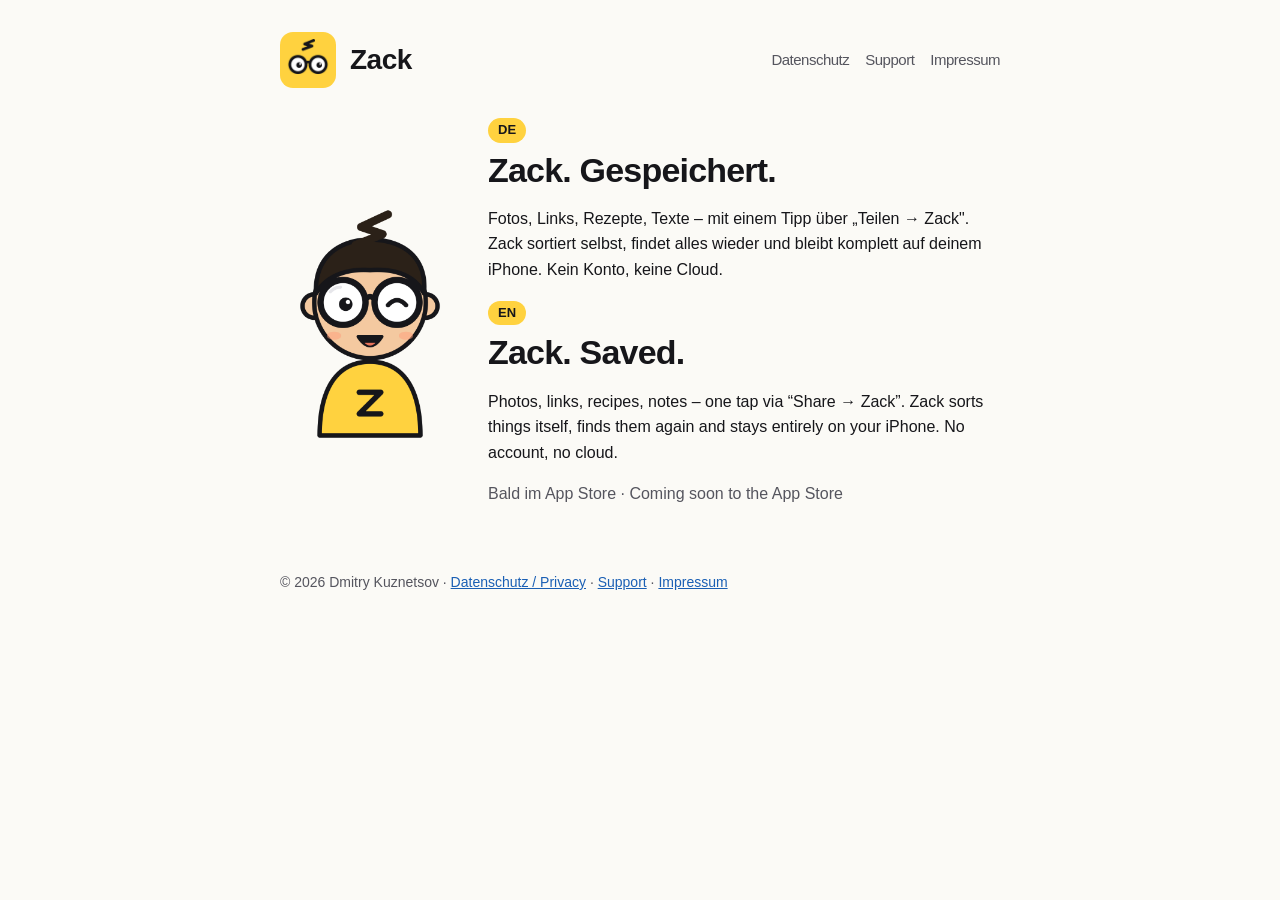
<file: index.html>
<!DOCTYPE html>
<html lang="de">
<head>
<meta charset="utf-8">
<meta name="viewport" content="width=device-width, initial-scale=1">
<title>Zack – Speichern. Alles mit einem Tipp.</title>
<meta name="description" content="Zack speichert Fotos, Links, Rezepte und Texte mit einem Tipp und sortiert selbst. Ohne Konto, alles bleibt auf deinem iPhone.">
<link rel="icon" href="icon.png">
<link rel="stylesheet" href="style.css">
</head>
<body>
<div class="wrap">
<header>
  <img src="icon.png" alt="Zack App-Symbol">
  <a href="./">Zack</a>
  <nav><a href="privacy.html">Datenschutz</a><a href="support.html">Support</a><a href="impressum.html">Impressum</a></nav>
</header>

<div class="hero">
  <img src="zack.png" alt="Zack, das Maskottchen mit großer Brille">
  <div>
    <span class="lang">DE</span>
    <h1>Zack. Gespeichert.</h1>
    <p>Fotos, Links, Rezepte, Texte – mit einem Tipp über „Teilen → Zack". Zack sortiert selbst, findet alles wieder und bleibt komplett auf deinem iPhone. Kein Konto, keine Cloud.</p>
    <span class="lang">EN</span>
    <h1>Zack. Saved.</h1>
    <p>Photos, links, recipes, notes – one tap via “Share → Zack”. Zack sorts things itself, finds them again and stays entirely on your iPhone. No account, no cloud.</p>
    <p class="muted">Bald im App Store · Coming soon to the App Store</p>
  </div>
</div>

<footer>© 2026 Dmitry Kuznetsov · <a href="privacy.html">Datenschutz / Privacy</a> · <a href="support.html">Support</a> · <a href="impressum.html">Impressum</a></footer>
</div>
</body>
</html>
</file>
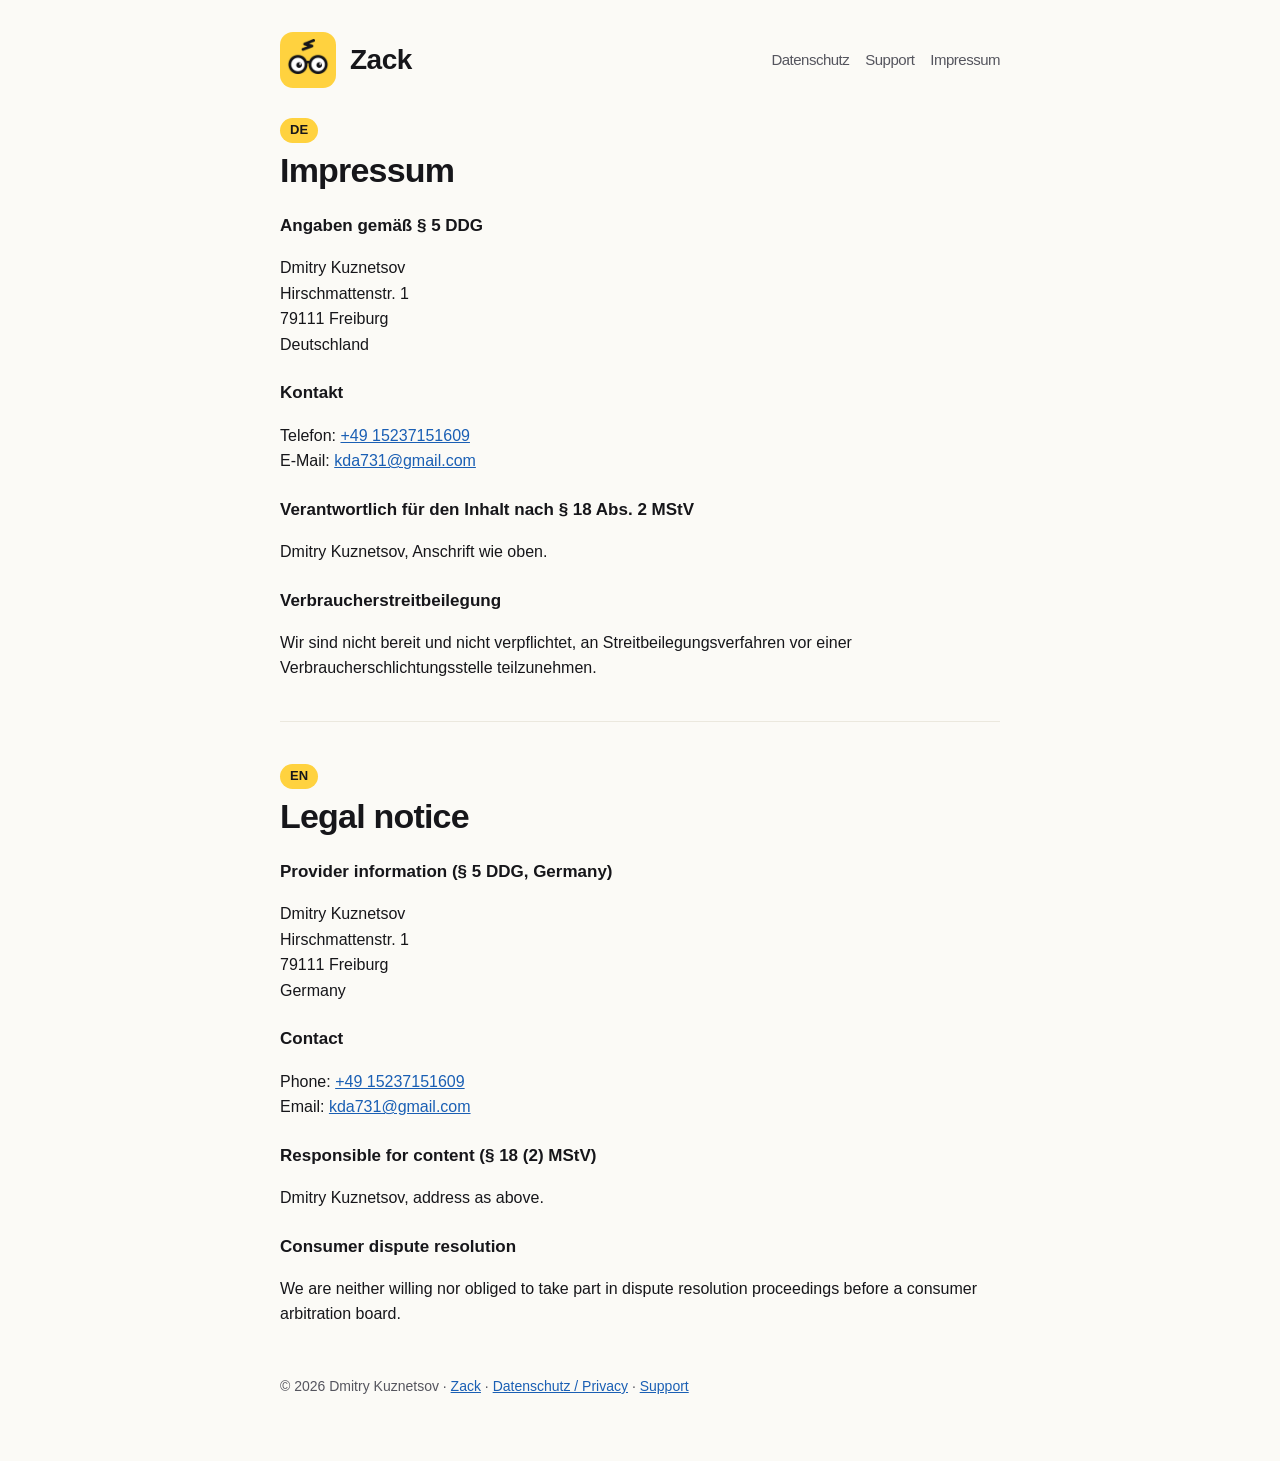
<file: impressum.html>
<!DOCTYPE html>
<html lang="de">
<head>
<meta charset="utf-8">
<meta name="viewport" content="width=device-width, initial-scale=1">
<title>Zack – Impressum</title>
<link rel="icon" href="icon.png">
<link rel="stylesheet" href="style.css">
</head>
<body>
<div class="wrap">
<header>
  <img src="icon.png" alt="Zack App-Symbol">
  <a href="./">Zack</a>
  <nav><a href="privacy.html">Datenschutz</a><a href="support.html">Support</a><a href="impressum.html">Impressum</a></nav>
</header>

<span class="lang">DE</span>
<h1>Impressum</h1>
<h3>Angaben gemäß § 5 DDG</h3>
<p>Dmitry Kuznetsov<br>
Hirschmattenstr. 1<br>
79111 Freiburg<br>
Deutschland</p>

<h3>Kontakt</h3>
<p>Telefon: <a href="tel:+4915237151609">+49 15237151609</a><br>
E-Mail: <a href="mailto:kda731@gmail.com">kda731@gmail.com</a></p>

<h3>Verantwortlich für den Inhalt nach § 18 Abs. 2 MStV</h3>
<p>Dmitry Kuznetsov, Anschrift wie oben.</p>

<h3>Verbraucherstreitbeilegung</h3>
<p>Wir sind nicht bereit und nicht verpflichtet, an Streitbeilegungsverfahren vor einer Verbraucherschlichtungsstelle teilzunehmen.</p>

<hr>

<span class="lang">EN</span>
<h1>Legal notice</h1>
<h3>Provider information (§ 5 DDG, Germany)</h3>
<p>Dmitry Kuznetsov<br>
Hirschmattenstr. 1<br>
79111 Freiburg<br>
Germany</p>

<h3>Contact</h3>
<p>Phone: <a href="tel:+4915237151609">+49 15237151609</a><br>
Email: <a href="mailto:kda731@gmail.com">kda731@gmail.com</a></p>

<h3>Responsible for content (§ 18 (2) MStV)</h3>
<p>Dmitry Kuznetsov, address as above.</p>

<h3>Consumer dispute resolution</h3>
<p>We are neither willing nor obliged to take part in dispute resolution proceedings before a consumer arbitration board.</p>

<footer>© 2026 Dmitry Kuznetsov · <a href="./">Zack</a> · <a href="privacy.html">Datenschutz / Privacy</a> · <a href="support.html">Support</a></footer>
</div>
</body>
</html>
</file>
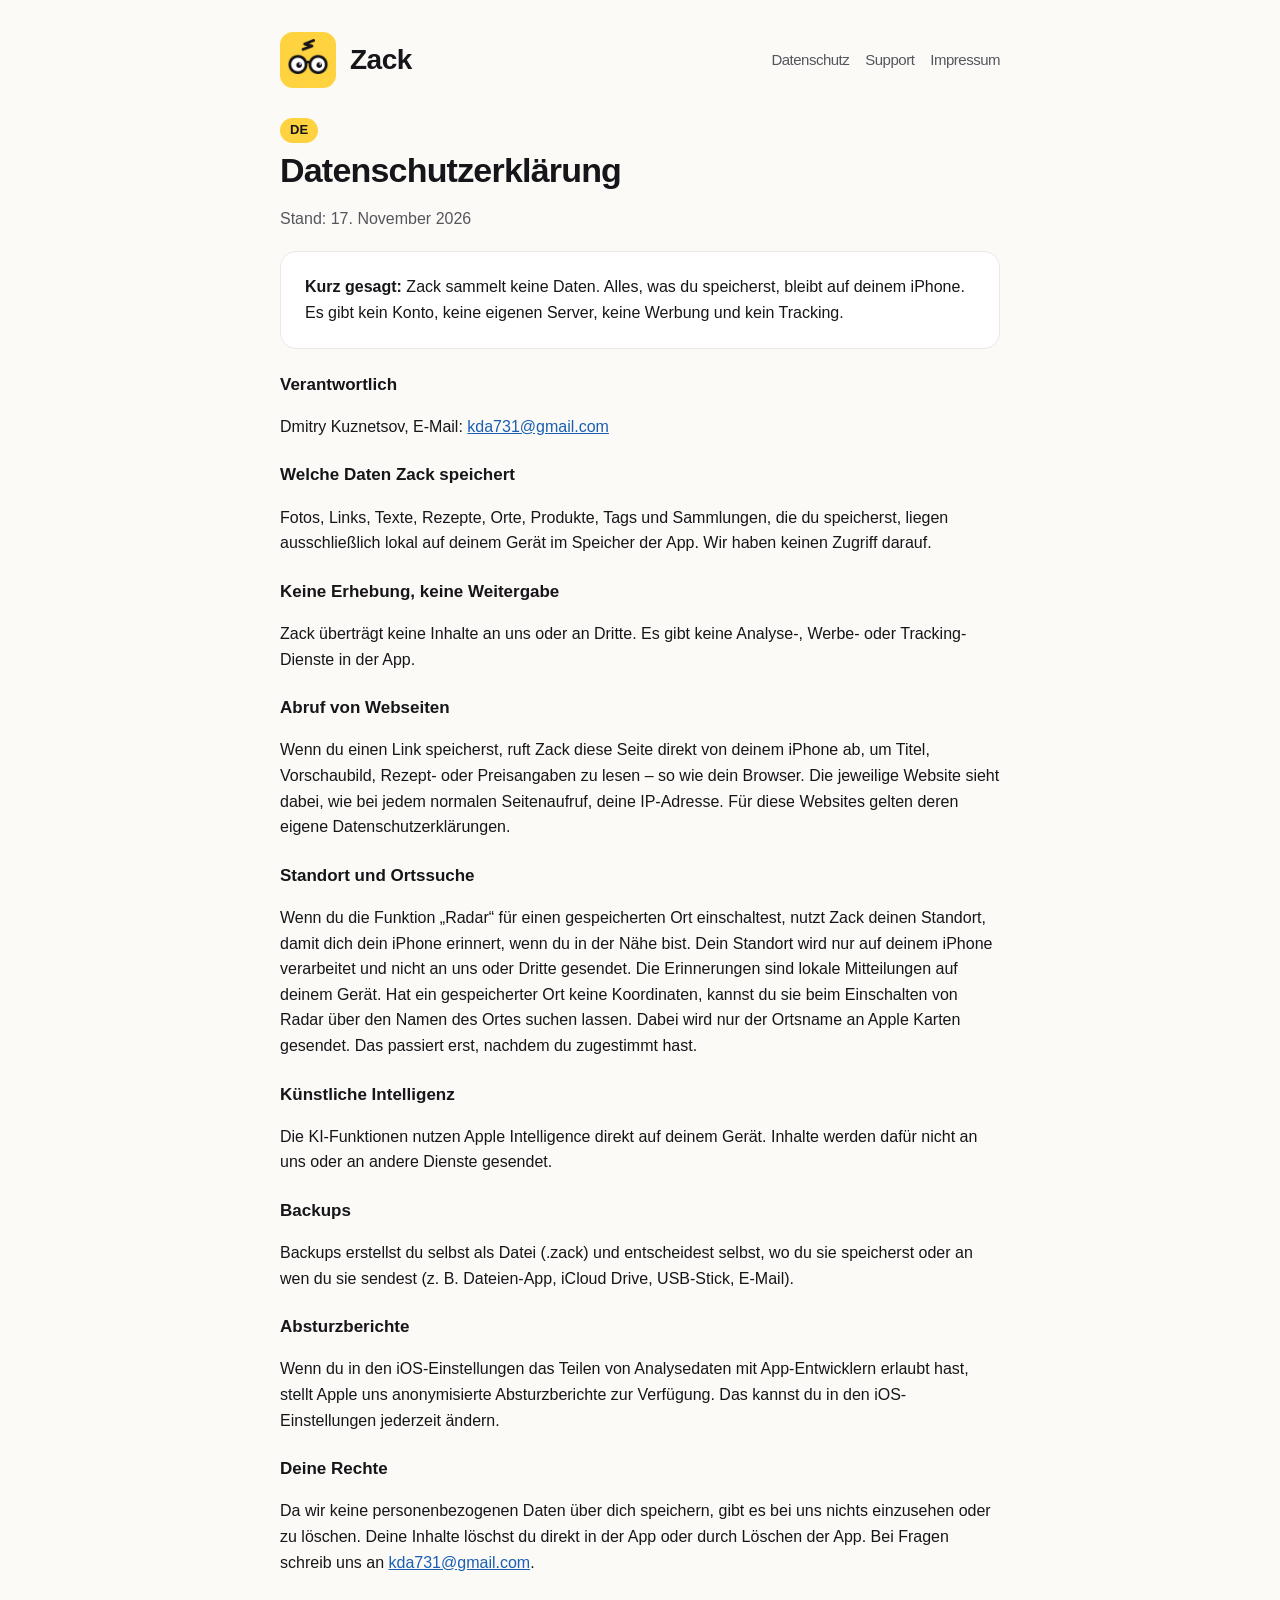
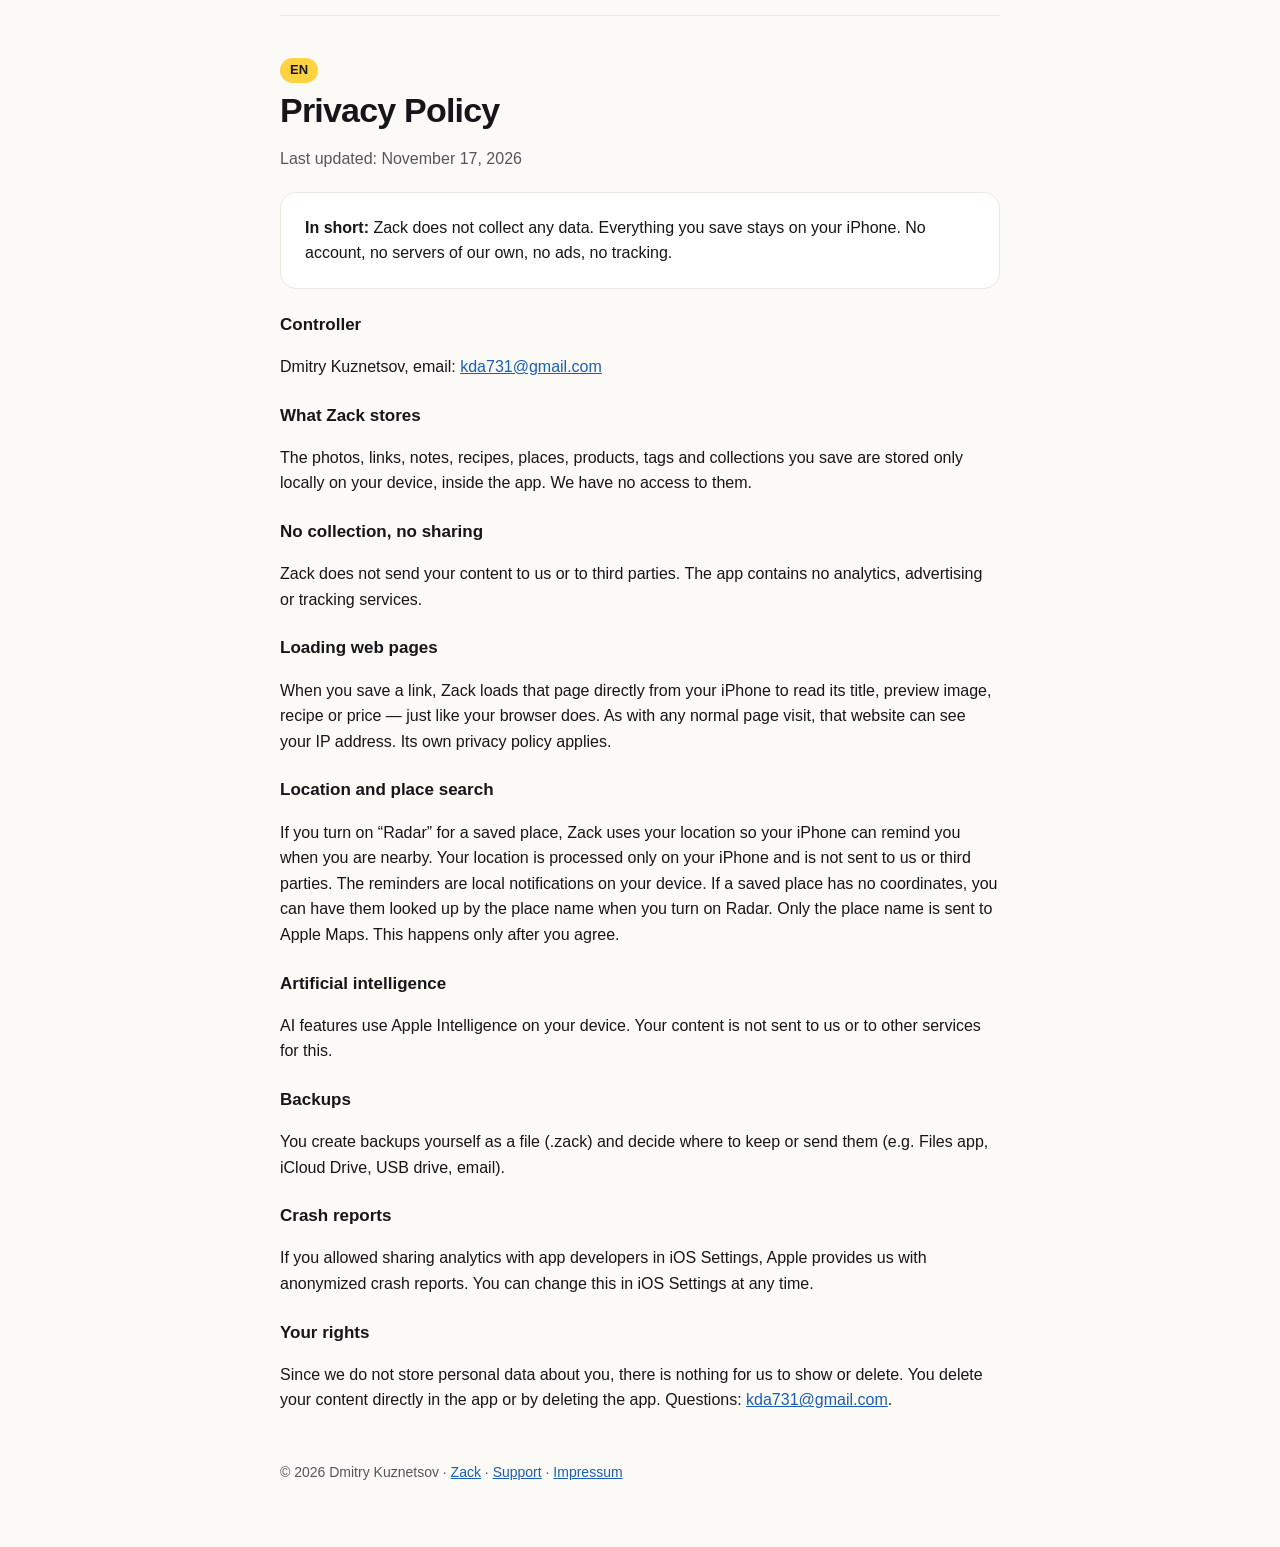
<file: privacy.html>
<!DOCTYPE html>
<html lang="de">
<head>
<meta charset="utf-8">
<meta name="viewport" content="width=device-width, initial-scale=1">
<title>Zack – Datenschutz / Privacy Policy</title>
<link rel="icon" href="icon.png">
<link rel="stylesheet" href="style.css">
</head>
<body>
<div class="wrap">
<header>
  <img src="icon.png" alt="Zack App-Symbol">
  <a href="./">Zack</a>
  <nav><a href="privacy.html">Datenschutz</a><a href="support.html">Support</a><a href="impressum.html">Impressum</a></nav>
</header>

<span class="lang">DE</span>
<h1>Datenschutzerklärung</h1>
<p class="muted">Stand: 17. November 2026</p>

<div class="card"><strong>Kurz gesagt:</strong> Zack sammelt keine Daten. Alles, was du speicherst, bleibt auf deinem iPhone. Es gibt kein Konto, keine eigenen Server, keine Werbung und kein Tracking.</div>

<h3>Verantwortlich</h3>
<p>Dmitry Kuznetsov, E-Mail: <a href="mailto:kda731@gmail.com">kda731@gmail.com</a></p>

<h3>Welche Daten Zack speichert</h3>
<p>Fotos, Links, Texte, Rezepte, Orte, Produkte, Tags und Sammlungen, die du speicherst, liegen ausschließlich lokal auf deinem Gerät im Speicher der App. Wir haben keinen Zugriff darauf.</p>

<h3>Keine Erhebung, keine Weitergabe</h3>
<p>Zack überträgt keine Inhalte an uns oder an Dritte. Es gibt keine Analyse-, Werbe- oder Tracking-Dienste in der App.</p>

<h3>Abruf von Webseiten</h3>
<p>Wenn du einen Link speicherst, ruft Zack diese Seite direkt von deinem iPhone ab, um Titel, Vorschaubild, Rezept- oder Preisangaben zu lesen – so wie dein Browser. Die jeweilige Website sieht dabei, wie bei jedem normalen Seitenaufruf, deine IP-Adresse. Für diese Websites gelten deren eigene Datenschutzerklärungen.</p>

<h3>Standort und Ortssuche</h3>
<p>Wenn du die Funktion „Radar“ für einen gespeicherten Ort einschaltest, nutzt Zack deinen Standort, damit dich dein iPhone erinnert, wenn du in der Nähe bist. Dein Standort wird nur auf deinem iPhone verarbeitet und nicht an uns oder Dritte gesendet. Die Erinnerungen sind lokale Mitteilungen auf deinem Gerät. Hat ein gespeicherter Ort keine Koordinaten, kannst du sie beim Einschalten von Radar über den Namen des Ortes suchen lassen. Dabei wird nur der Ortsname an Apple Karten gesendet. Das passiert erst, nachdem du zugestimmt hast.</p>

<h3>Künstliche Intelligenz</h3>
<p>Die KI-Funktionen nutzen Apple Intelligence direkt auf deinem Gerät. Inhalte werden dafür nicht an uns oder an andere Dienste gesendet.</p>

<h3>Backups</h3>
<p>Backups erstellst du selbst als Datei (.zack) und entscheidest selbst, wo du sie speicherst oder an wen du sie sendest (z. B. Dateien-App, iCloud Drive, USB-Stick, E-Mail).</p>

<h3>Absturzberichte</h3>
<p>Wenn du in den iOS-Einstellungen das Teilen von Analysedaten mit App-Entwicklern erlaubt hast, stellt Apple uns anonymisierte Absturzberichte zur Verfügung. Das kannst du in den iOS-Einstellungen jederzeit ändern.</p>

<h3>Deine Rechte</h3>
<p>Da wir keine personenbezogenen Daten über dich speichern, gibt es bei uns nichts einzusehen oder zu löschen. Deine Inhalte löschst du direkt in der App oder durch Löschen der App. Bei Fragen schreib uns an <a href="mailto:kda731@gmail.com">kda731@gmail.com</a>.</p>

<hr>

<span class="lang">EN</span>
<h1>Privacy Policy</h1>
<p class="muted">Last updated: November 17, 2026</p>

<div class="card"><strong>In short:</strong> Zack does not collect any data. Everything you save stays on your iPhone. No account, no servers of our own, no ads, no tracking.</div>

<h3>Controller</h3>
<p>Dmitry Kuznetsov, email: <a href="mailto:kda731@gmail.com">kda731@gmail.com</a></p>

<h3>What Zack stores</h3>
<p>The photos, links, notes, recipes, places, products, tags and collections you save are stored only locally on your device, inside the app. We have no access to them.</p>

<h3>No collection, no sharing</h3>
<p>Zack does not send your content to us or to third parties. The app contains no analytics, advertising or tracking services.</p>

<h3>Loading web pages</h3>
<p>When you save a link, Zack loads that page directly from your iPhone to read its title, preview image, recipe or price — just like your browser does. As with any normal page visit, that website can see your IP address. Its own privacy policy applies.</p>

<h3>Location and place search</h3>
<p>If you turn on “Radar” for a saved place, Zack uses your location so your iPhone can remind you when you are nearby. Your location is processed only on your iPhone and is not sent to us or third parties. The reminders are local notifications on your device. If a saved place has no coordinates, you can have them looked up by the place name when you turn on Radar. Only the place name is sent to Apple Maps. This happens only after you agree.</p>

<h3>Artificial intelligence</h3>
<p>AI features use Apple Intelligence on your device. Your content is not sent to us or to other services for this.</p>

<h3>Backups</h3>
<p>You create backups yourself as a file (.zack) and decide where to keep or send them (e.g. Files app, iCloud Drive, USB drive, email).</p>

<h3>Crash reports</h3>
<p>If you allowed sharing analytics with app developers in iOS Settings, Apple provides us with anonymized crash reports. You can change this in iOS Settings at any time.</p>

<h3>Your rights</h3>
<p>Since we do not store personal data about you, there is nothing for us to show or delete. You delete your content directly in the app or by deleting the app. Questions: <a href="mailto:kda731@gmail.com">kda731@gmail.com</a>.</p>

<footer>© 2026 Dmitry Kuznetsov · <a href="./">Zack</a> · <a href="support.html">Support</a> · <a href="impressum.html">Impressum</a></footer>
</div>
</body>
</html>
</file>
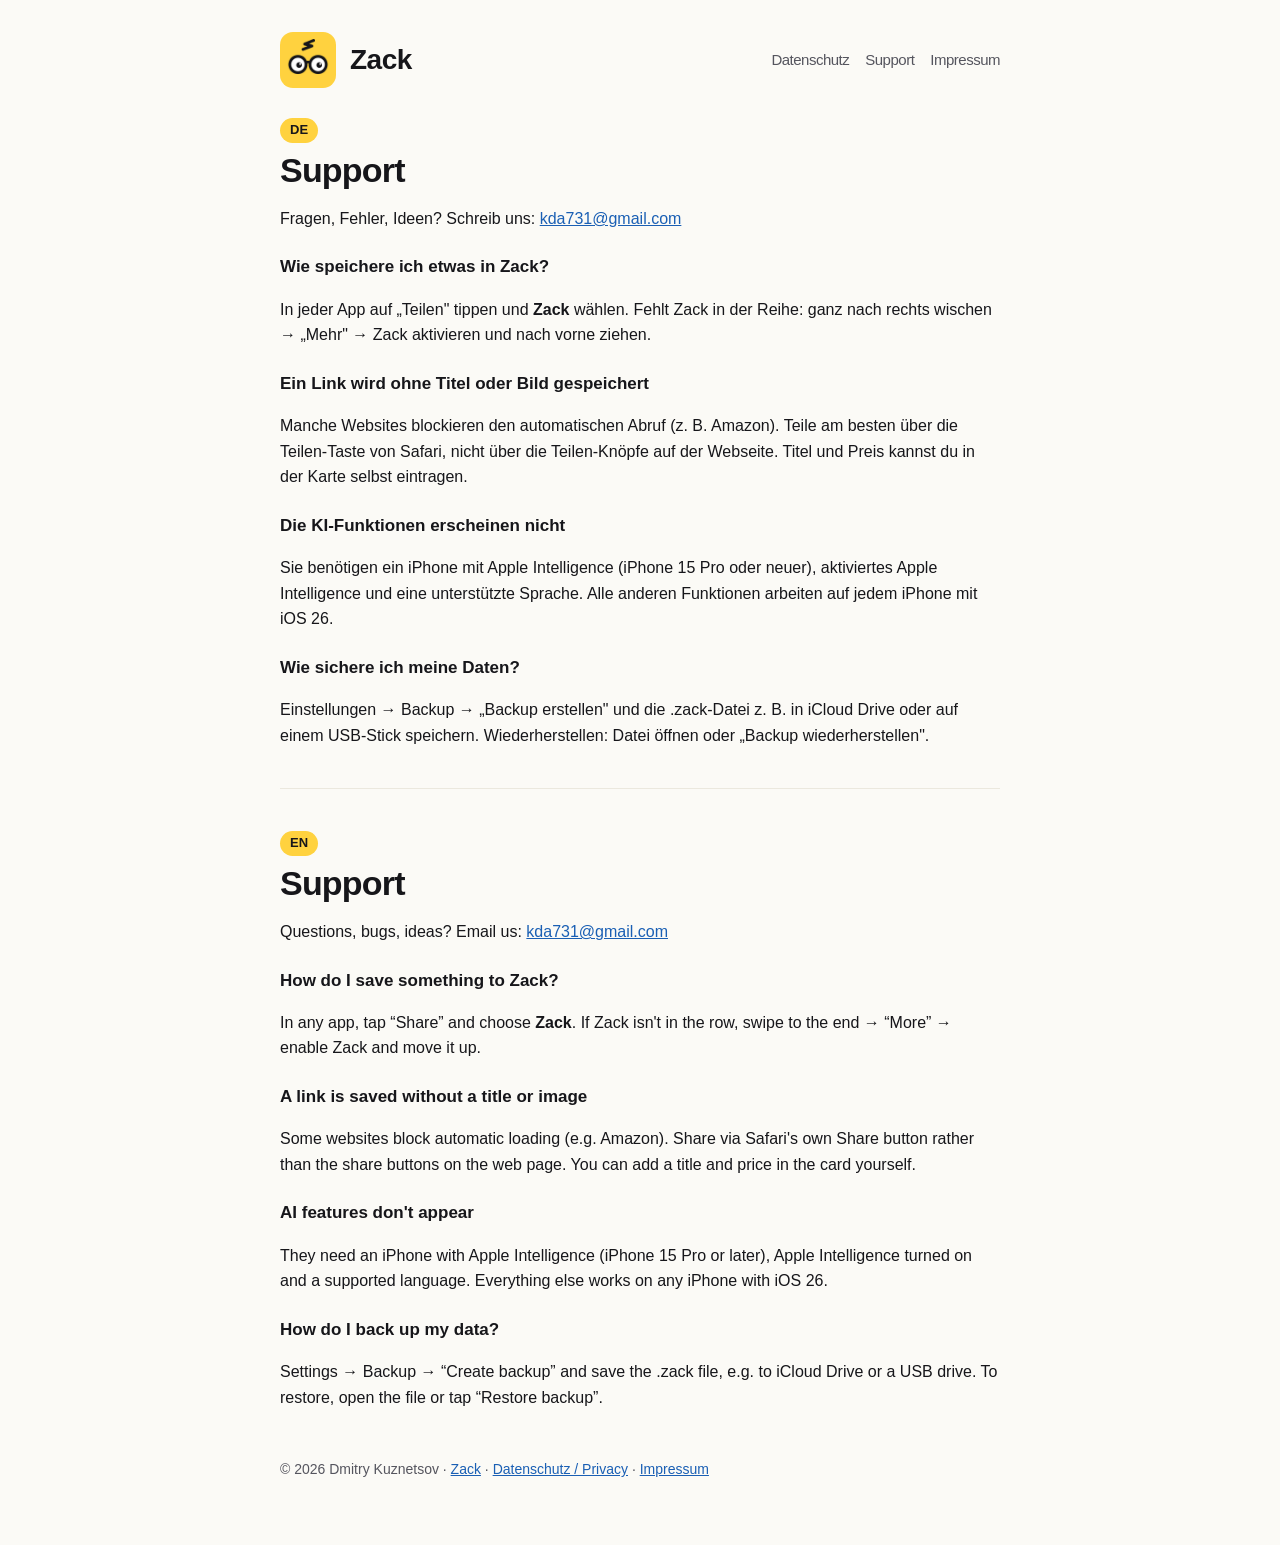
<file: support.html>
<!DOCTYPE html>
<html lang="de">
<head>
<meta charset="utf-8">
<meta name="viewport" content="width=device-width, initial-scale=1">
<title>Zack – Support</title>
<link rel="icon" href="icon.png">
<link rel="stylesheet" href="style.css">
</head>
<body>
<div class="wrap">
<header>
  <img src="icon.png" alt="Zack App-Symbol">
  <a href="./">Zack</a>
  <nav><a href="privacy.html">Datenschutz</a><a href="support.html">Support</a><a href="impressum.html">Impressum</a></nav>
</header>

<span class="lang">DE</span>
<h1>Support</h1>
<p>Fragen, Fehler, Ideen? Schreib uns: <a href="mailto:kda731@gmail.com?subject=Zack%20Support">kda731@gmail.com</a></p>

<h3>Wie speichere ich etwas in Zack?</h3>
<p>In jeder App auf „Teilen" tippen und <strong>Zack</strong> wählen. Fehlt Zack in der Reihe: ganz nach rechts wischen → „Mehr" → Zack aktivieren und nach vorne ziehen.</p>
<h3>Ein Link wird ohne Titel oder Bild gespeichert</h3>
<p>Manche Websites blockieren den automatischen Abruf (z. B. Amazon). Teile am besten über die Teilen-Taste von Safari, nicht über die Teilen-Knöpfe auf der Webseite. Titel und Preis kannst du in der Karte selbst eintragen.</p>
<h3>Die KI-Funktionen erscheinen nicht</h3>
<p>Sie benötigen ein iPhone mit Apple Intelligence (iPhone 15 Pro oder neuer), aktiviertes Apple Intelligence und eine unterstützte Sprache. Alle anderen Funktionen arbeiten auf jedem iPhone mit iOS 26.</p>
<h3>Wie sichere ich meine Daten?</h3>
<p>Einstellungen → Backup → „Backup erstellen" und die .zack-Datei z. B. in iCloud Drive oder auf einem USB-Stick speichern. Wiederherstellen: Datei öffnen oder „Backup wiederherstellen".</p>

<hr>

<span class="lang">EN</span>
<h1>Support</h1>
<p>Questions, bugs, ideas? Email us: <a href="mailto:kda731@gmail.com?subject=Zack%20Support">kda731@gmail.com</a></p>

<h3>How do I save something to Zack?</h3>
<p>In any app, tap “Share” and choose <strong>Zack</strong>. If Zack isn't in the row, swipe to the end → “More” → enable Zack and move it up.</p>
<h3>A link is saved without a title or image</h3>
<p>Some websites block automatic loading (e.g. Amazon). Share via Safari's own Share button rather than the share buttons on the web page. You can add a title and price in the card yourself.</p>
<h3>AI features don't appear</h3>
<p>They need an iPhone with Apple Intelligence (iPhone 15 Pro or later), Apple Intelligence turned on and a supported language. Everything else works on any iPhone with iOS 26.</p>
<h3>How do I back up my data?</h3>
<p>Settings → Backup → “Create backup” and save the .zack file, e.g. to iCloud Drive or a USB drive. To restore, open the file or tap “Restore backup”.</p>

<footer>© 2026 Dmitry Kuznetsov · <a href="./">Zack</a> · <a href="privacy.html">Datenschutz / Privacy</a> · <a href="impressum.html">Impressum</a></footer>
</div>
</body>
</html>
</file>
<file: style.css>
:root { --y:#FFD23F; --ink:#16161A; --muted:#55555E; --bg:#FBFAF6; --line:#EBE8DE; }
* { box-sizing:border-box; }
body { margin:0; font-family:-apple-system, "Inter", "Segoe UI", Roboto, sans-serif; color:var(--ink); background:var(--bg); line-height:1.6; }
.wrap { max-width:760px; margin:0 auto; padding:32px 20px 64px; }
header { display:flex; align-items:center; gap:14px; margin-bottom:28px; }
header img { width:56px; height:56px; border-radius:13px; }
header a { color:inherit; text-decoration:none; font-weight:800; font-size:28px; letter-spacing:-0.5px; }
nav { margin-left:auto; display:flex; gap:16px; font-size:15px; }
nav a { color:var(--muted); font-weight:500; font-size:15px; }
h1 { font-size:34px; line-height:1.15; letter-spacing:-0.8px; margin:0 0 8px; }
h2 { font-size:22px; margin:36px 0 8px; }
h3 { font-size:17px; margin:22px 0 4px; }
p, li { font-size:16px; }
.muted { color:var(--muted); }
.lang { display:inline-block; background:var(--y); color:var(--ink); font-weight:700; font-size:13px; padding:2px 10px; border-radius:20px; margin-bottom:8px; }
.card { background:#fff; border:1px solid var(--line); border-radius:16px; padding:22px 24px; margin:20px 0; }
.hero { display:flex; gap:28px; align-items:center; flex-wrap:wrap; }
.hero img { width:180px; }
.hero div { flex:1; min-width:260px; }
.btn { display:inline-block; background:var(--y); color:var(--ink); font-weight:700; padding:10px 18px; border-radius:24px; text-decoration:none; margin:6px 8px 0 0; }
a { color:#1A5FB4; }
hr { border:none; border-top:1px solid var(--line); margin:40px 0; }
footer { color:var(--muted); font-size:14px; margin-top:48px; }
</file>
